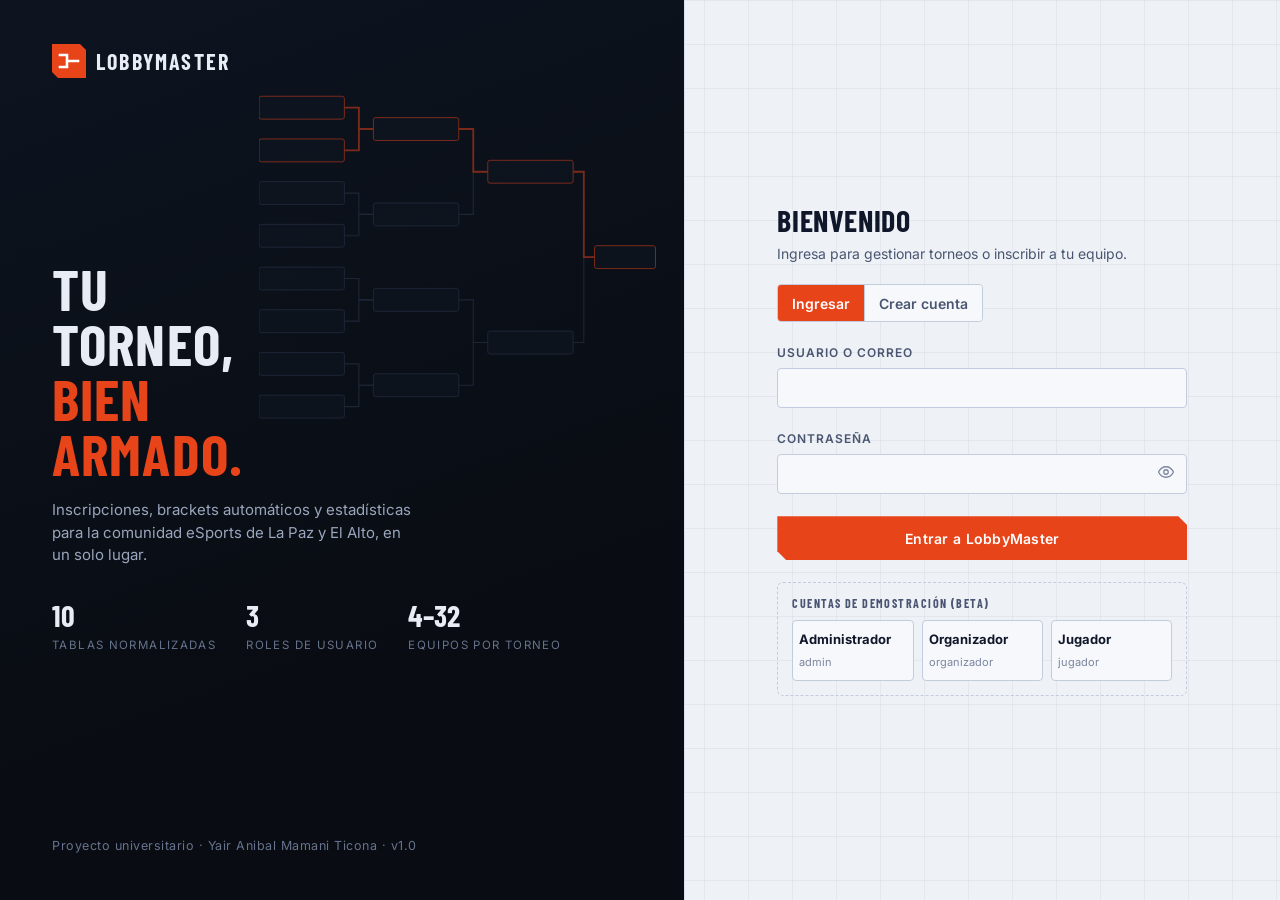
<file: index.html>
<!doctype html>
<html lang="es">
<head>
  <meta charset="utf-8">
  <meta name="viewport" content="width=device-width, initial-scale=1">
  <title>LobbyMaster · Plataforma de torneos eSports</title>
  <meta http-equiv="refresh" content="0; url=frontend/index.html">
  <link rel="canonical" href="frontend/index.html">
</head>
<body>
  <p>Abriendo LobbyMaster… Si no se abre sola, entra a <a href="frontend/index.html">frontend/index.html</a>.</p>
  <script>location.replace('frontend/index.html');</script>
</body>
</html>
</file>
<file: frontend/css/app.css>
/* LobbyMaster v1.0 · estilos · Autor: Yair Anibal Mamani Ticona */
:root {
  --bg: #090c12; --s1: #0f141d; --s2: #141b27; --s3: #1b2433; --line: #222c3f; --line2: #2f3c55;
  --tx: #e8ecf4; --tx2: #9aa6bd; --tx3: #66738c;
  --ac: #ff5a2d; --ac2: #ff7a54; --ac-soft: rgba(255, 90, 45, .12); --ac-line: rgba(255, 90, 45, .45);
  --ok: #2fcf9b; --warn: #f4b63f; --bad: #ff5468; --info: #4aa8ff;
  --ok-soft: rgba(47, 207, 155, .13); --warn-soft: rgba(244, 182, 63, .13); --bad-soft: rgba(255, 84, 104, .13); --info-soft: rgba(74, 168, 255, .13);
  --grid: rgba(255, 255, 255, .028); --shadow: 0 18px 50px rgba(0, 0, 0, .45);
  --display: 'Barlow Condensed', 'Bahnschrift', 'Arial Narrow', 'Segoe UI', sans-serif;
  --body: 'Inter', 'Segoe UI', system-ui, -apple-system, 'Helvetica Neue', Arial, sans-serif;
  --mono: 'JetBrains Mono', 'Cascadia Mono', Consolas, 'SF Mono', monospace;
}
:root[data-theme='light'] {
  --bg: #eef1f6; --s1: #ffffff; --s2: #f6f8fb; --s3: #eaeef5; --line: #dbe1ec; --line2: #c3ccdc;
  --tx: #10172a; --tx2: #4a5671; --tx3: #7a859d; --ac: #e8441a; --ac2: #f2613a; --ac-soft: rgba(232, 68, 26, .09); --ac-line: rgba(232, 68, 26, .4);
  --ok: #12a577; --warn: #b9811a; --bad: #d92c46; --info: #1f7fd6; --grid: rgba(16, 23, 42, .045); --shadow: 0 18px 40px rgba(20, 30, 60, .14);
}
* { box-sizing: border-box; }
html, body { margin: 0; height: 100%; }
body { background: var(--bg); color: var(--tx); font: 14px/1.5 var(--body); -webkit-font-smoothing: antialiased; }
body::before { content: ''; position: fixed; inset: 0; pointer-events: none; background-image: linear-gradient(var(--grid) 1px, transparent 1px), linear-gradient(90deg, var(--grid) 1px, transparent 1px); background-size: 44px 44px; z-index: 0; }
h1, h2, h3, h4 { margin: 0; font-family: var(--display); font-weight: 700; letter-spacing: .02em; text-transform: uppercase; line-height: 1.1; }
h1 { font-size: 34px; } h2 { font-size: 22px; } h3 { font-size: 17px; } h4 { font-size: 14px; color: var(--tx2); }
p { margin: 0; } a { color: var(--ac2); text-decoration: none; } a:hover { text-decoration: underline; }
button { font: inherit; color: inherit; cursor: pointer; }
:focus-visible { outline: 2px solid var(--ac); outline-offset: 2px; }
svg.ic { width: 18px; height: 18px; fill: none; stroke: currentColor; stroke-width: 1.7; stroke-linecap: round; stroke-linejoin: round; flex: none; }
.mono { font-family: var(--mono); font-size: 12.5px; } .muted { color: var(--tx2); } .dim { color: var(--tx3); } .num { font-variant-numeric: tabular-nums; }
.row { display: flex; align-items: center; gap: 10px; } .wrap { flex-wrap: wrap; } .grow { flex: 1; } .sp { margin-left: auto; }
.stack { display: flex; flex-direction: column; gap: 12px; } .mt { margin-top: 16px; } .mt2 { margin-top: 28px; }
.hidden { display: none !important; }

/* ---------- estructura ---------- */
.app { position: relative; z-index: 1; display: grid; grid-template-columns: 248px 1fr; min-height: 100vh; }
.side { position: sticky; top: 0; height: 100vh; background: var(--s1); border-right: 1px solid var(--line); display: flex; flex-direction: column; padding: 20px 14px; }
.brand { display: flex; align-items: center; gap: 10px; padding: 2px 8px 22px; }
.brand-mark { width: 34px; height: 34px; flex: none; }
.brand b { font-family: var(--display); font-size: 19px; letter-spacing: .06em; text-transform: uppercase; display: block; line-height: 1; }
.brand small { color: var(--tx3); font-size: 10.5px; letter-spacing: .14em; text-transform: uppercase; }
.nav { display: flex; flex-direction: column; gap: 2px; overflow-y: auto; }
.nav h6 { margin: 16px 10px 6px; font-size: 10.5px; letter-spacing: .16em; text-transform: uppercase; color: var(--tx3); font-weight: 600; }
.nav a { display: flex; align-items: center; gap: 12px; padding: 9px 12px; color: var(--tx2); border-radius: 4px; font-weight: 500; border-left: 2px solid transparent; }
.nav a:hover { background: var(--s2); color: var(--tx); text-decoration: none; }
.nav a.on { background: var(--ac-soft); color: var(--tx); border-left-color: var(--ac); }
.nav a.on svg { color: var(--ac); }
.nav .badge { margin-left: auto; background: var(--ac); color: #fff; font-size: 11px; font-weight: 700; border-radius: 10px; padding: 0 7px; line-height: 18px; }
.me { margin-top: auto; border-top: 1px solid var(--line); padding-top: 14px; display: flex; align-items: center; gap: 10px; }
.me .who { min-width: 0; } .me .who b { display: block; white-space: nowrap; overflow: hidden; text-overflow: ellipsis; }
.avatar { width: 34px; height: 34px; border-radius: 4px; display: grid; place-items: center; font: 700 14px var(--display); letter-spacing: .04em; color: #fff; flex: none; }
.main { min-width: 0; display: flex; flex-direction: column; }
.top { position: sticky; top: 0; z-index: 20; display: flex; align-items: center; gap: 12px; padding: 14px 32px; background: color-mix(in srgb, var(--bg) 88%, transparent); backdrop-filter: blur(8px); border-bottom: 1px solid var(--line); }
.crumbs { color: var(--tx3); font-size: 12.5px; letter-spacing: .04em; } .crumbs b { color: var(--tx); font-weight: 600; }
.page { padding: 28px 32px 56px; max-width: 1280px; width: 100%; }
.page-head { display: flex; align-items: flex-end; gap: 16px; margin-bottom: 22px; flex-wrap: wrap; }
.page-head p { color: var(--tx2); margin-top: 6px; max-width: 62ch; }
.menu-btn { display: none; }

/* ---------- componentes ---------- */
.panel { background: var(--s1); border: 1px solid var(--line); border-radius: 6px; position: relative; }
.panel > header { display: flex; align-items: center; gap: 10px; padding: 14px 18px; border-bottom: 1px solid var(--line); }
.panel > header h3 { font-size: 16px; } .panel .body { padding: 18px; }
.panel.accent::before { content: ''; position: absolute; left: -1px; top: 14px; bottom: 14px; width: 3px; background: var(--ac); }
.grid { display: grid; gap: 16px; } .g2 { grid-template-columns: repeat(2, 1fr); } .g3 { grid-template-columns: repeat(3, 1fr); } .g4 { grid-template-columns: repeat(4, 1fr); } .g-main { grid-template-columns: 1.7fr 1fr; }
.kpi { padding: 16px 18px; } .kpi .v { font: 700 38px/1 var(--display); letter-spacing: .01em; margin-top: 8px; font-variant-numeric: tabular-nums; } .kpi .l { color: var(--tx2); font-size: 12px; letter-spacing: .1em; text-transform: uppercase; display: flex; gap: 8px; align-items: center; }
.kpi .l svg { color: var(--ac); } .kpi small { color: var(--tx3); }
.btn { display: inline-flex; align-items: center; justify-content: center; gap: 8px; height: 38px; padding: 0 16px; border: 1px solid var(--line2); background: var(--s2); border-radius: 4px; font-weight: 600; letter-spacing: .02em; transition: .15s; white-space: nowrap; }
.btn:hover { background: var(--s3); border-color: var(--tx3); }
.btn.pri { background: var(--ac); border-color: var(--ac); color: #fff; clip-path: polygon(0 0, calc(100% - 9px) 0, 100% 9px, 100% 100%, 9px 100%, 0 calc(100% - 9px)); border-radius: 0; padding: 0 20px; }
.btn.pri:hover { background: var(--ac2); }
.btn.ghost { background: transparent; } .btn.danger { color: var(--bad); border-color: color-mix(in srgb, var(--bad) 45%, transparent); background: var(--bad-soft); } .btn.danger:hover { background: var(--bad); color: #fff; }
.btn.ok { color: var(--ok); border-color: color-mix(in srgb, var(--ok) 45%, transparent); background: var(--ok-soft); } .btn.ok:hover { background: var(--ok); color: #04130d; }
.btn.sm { height: 30px; padding: 0 11px; font-size: 12.5px; } .btn.icon { width: 36px; padding: 0; } .btn[disabled] { opacity: .45; pointer-events: none; }
.chip { display: inline-flex; align-items: center; gap: 6px; height: 22px; padding: 0 9px; border-radius: 3px; font-size: 11.5px; font-weight: 700; letter-spacing: .07em; text-transform: uppercase; border: 1px solid transparent; white-space: nowrap; }
.chip::before { content: ''; width: 6px; height: 6px; border-radius: 50%; background: currentColor; }
.chip.ok { color: var(--ok); background: var(--ok-soft); } .chip.warn { color: var(--warn); background: var(--warn-soft); } .chip.bad { color: var(--bad); background: var(--bad-soft); } .chip.info { color: var(--info); background: var(--info-soft); } .chip.mute { color: var(--tx2); background: var(--s3); } .chip.ac { color: var(--ac2); background: var(--ac-soft); }
.chip.plain::before { display: none; }
.tag { font-size: 11.5px; font-weight: 600; color: var(--tx2); border: 1px solid var(--line2); border-radius: 3px; padding: 1px 8px; }
.tabs { display: flex; gap: 4px; border-bottom: 1px solid var(--line); margin-bottom: 18px; overflow-x: auto; }
.tabs button { background: none; border: 0; border-bottom: 2px solid transparent; padding: 10px 16px; color: var(--tx2); font-weight: 600; letter-spacing: .03em; white-space: nowrap; display: flex; gap: 8px; align-items: center; }
.tabs button:hover { color: var(--tx); } .tabs button.on { color: var(--tx); border-bottom-color: var(--ac); }
.tbl { width: 100%; border-collapse: collapse; } .tbl th { text-align: left; font-size: 11px; letter-spacing: .12em; text-transform: uppercase; color: var(--tx3); font-weight: 600; padding: 10px 14px; border-bottom: 1px solid var(--line); background: var(--s2); position: sticky; top: 0; }
.tbl td { padding: 11px 14px; border-bottom: 1px solid var(--line); vertical-align: middle; } .tbl tr:last-child td { border-bottom: 0; } .tbl tbody tr:hover td { background: var(--s2); }
.tbl .r { text-align: right; } .tbl .c { text-align: center; } .tbl-wrap { overflow: auto; max-width: 100%; }
.badge-team { width: 30px; height: 30px; border-radius: 4px; display: grid; place-items: center; font: 700 12px var(--display); letter-spacing: .06em; color: #fff; flex: none; text-transform: uppercase; }
.badge-team.lg { width: 56px; height: 56px; font-size: 22px; border-radius: 6px; } .badge-team.sm { width: 22px; height: 22px; font-size: 9.5px; border-radius: 3px; }
.empty { text-align: center; padding: 44px 20px; color: var(--tx2); } .empty > svg { width: 38px; height: 38px; color: var(--tx3); margin-bottom: 10px; } .empty h3 { color: var(--tx); margin-bottom: 6px; }
.prog { height: 6px; background: var(--s3); border-radius: 3px; overflow: hidden; } .prog i { display: block; height: 100%; background: var(--ac); }
.list { list-style: none; margin: 0; padding: 0; } .list li { display: flex; align-items: center; gap: 12px; padding: 11px 0; border-bottom: 1px solid var(--line); } .list li:last-child { border-bottom: 0; }
.log li { align-items: flex-start; } .log .t { color: var(--tx3); font-size: 11.5px; white-space: nowrap; min-width: 92px; }
.kv { display: grid; grid-template-columns: 130px 1fr; gap: 8px 14px; } .kv dt { color: var(--tx3); font-size: 12px; text-transform: uppercase; letter-spacing: .08em; padding-top: 2px; } .kv dd { margin: 0; }
.alert { border: 1px solid var(--line2); border-left: 3px solid var(--info); background: var(--info-soft); padding: 12px 14px; border-radius: 4px; color: var(--tx); }
.alert.warn { border-left-color: var(--warn); background: var(--warn-soft); } .alert.bad { border-left-color: var(--bad); background: var(--bad-soft); } .alert.ok { border-left-color: var(--ok); background: var(--ok-soft); }

/* ---------- formularios ---------- */
.field { display: flex; flex-direction: column; gap: 6px; } .field label { font-size: 12px; font-weight: 600; letter-spacing: .08em; text-transform: uppercase; color: var(--tx2); }
.input, select.input, textarea.input { width: 100%; height: 40px; padding: 0 12px; background: var(--s2); border: 1px solid var(--line2); border-radius: 4px; color: var(--tx); font: inherit; transition: border-color .15s, box-shadow .15s; }
.input:focus { outline: none; border-color: var(--ac); box-shadow: 0 0 0 3px var(--ac-soft); } .input::placeholder { color: var(--tx3); }
.field.err .input { border-color: var(--bad); } .field .msg { color: var(--bad); font-size: 12.5px; min-height: 0; } .field .hint { color: var(--tx3); font-size: 12px; }
.form { display: flex; flex-direction: column; gap: 16px; } .two { display: grid; grid-template-columns: 1fr 1fr; gap: 14px; }
.search { position: relative; } .search svg { position: absolute; left: 11px; top: 11px; color: var(--tx3); } .search .input { padding-left: 38px; }
.seg { display: inline-flex; border: 1px solid var(--line2); border-radius: 4px; overflow: hidden; } .seg button { background: var(--s2); border: 0; padding: 0 14px; height: 36px; color: var(--tx2); font-weight: 600; } .seg button + button { border-left: 1px solid var(--line2); } .seg button.on { background: var(--ac); color: #fff; }
.pw { position: relative; } .pw button { position: absolute; right: 4px; top: 4px; height: 32px; width: 34px; background: none; border: 0; color: var(--tx3); }
.strength { height: 4px; background: var(--s3); border-radius: 2px; overflow: hidden; } .strength i { display: block; height: 100%; width: 0; transition: .2s; }

/* ---------- modal y avisos ---------- */
.overlay { position: fixed; inset: 0; z-index: 100; background: rgba(4, 7, 12, .66); display: grid; place-items: center; padding: 20px; animation: fade .15s; }
.modal { background: var(--s1); border: 1px solid var(--line2); border-radius: 8px; width: min(560px, 100%); max-height: 92vh; overflow: auto; box-shadow: var(--shadow); animation: rise .18s; }
.modal.wide { width: min(780px, 100%); } .modal > header { display: flex; align-items: center; padding: 18px 22px; border-bottom: 1px solid var(--line); } .modal > .body { padding: 22px; } .modal > footer { display: flex; gap: 10px; justify-content: flex-end; padding: 14px 22px; border-top: 1px solid var(--line); background: var(--s2); }
.toasts { position: fixed; right: 20px; bottom: 20px; z-index: 200; display: flex; flex-direction: column; gap: 10px; }
.toast { min-width: 260px; max-width: 380px; background: var(--s3); border: 1px solid var(--line2); border-left: 3px solid var(--info); padding: 12px 14px; border-radius: 4px; box-shadow: var(--shadow); display: flex; gap: 10px; animation: rise .2s; } .toast.ok { border-left-color: var(--ok); } .toast.bad { border-left-color: var(--bad); } .toast.warn { border-left-color: var(--warn); }
@keyframes fade { from { opacity: 0; } } @keyframes rise { from { opacity: 0; transform: translateY(8px); } }

/* ---------- ingreso ---------- */
.auth { position: relative; z-index: 1; min-height: 100vh; display: grid; grid-template-columns: 1.15fr 1fr; }
.auth-art { position: relative; overflow: hidden; background: linear-gradient(160deg, #0d1420 0%, #090c12 70%); border-right: 1px solid var(--line); display: flex; flex-direction: column; justify-content: space-between; padding: 44px 52px; }
.auth-art svg.lines { position: absolute; right: 28px; top: 9%; width: 58%; opacity: .5; }
.auth-art h1 { font-size: 58px; line-height: .95; max-width: 9ch; position: relative; } .auth-art h1 em { font-style: normal; color: var(--ac); }
.auth-art p { color: #9aa6bd; max-width: 40ch; margin-top: 18px; position: relative; font-size: 15px; }
.auth-art .foot { color: #66738c; font-size: 12.5px; position: relative; letter-spacing: .04em; }
.auth-art .stats { display: flex; gap: 30px; position: relative; margin-top: 30px; } .auth-art .stats b { font: 700 30px var(--display); display: block; color: #e8ecf4; } .auth-art .stats span { color: #66738c; font-size: 11.5px; text-transform: uppercase; letter-spacing: .12em; }
.auth-form { display: grid; place-items: center; padding: 36px; } .auth-card { width: min(410px, 100%); } .auth-card h2 { font-size: 30px; margin-bottom: 6px; }
.demo { margin-top: 22px; border: 1px dashed var(--line2); border-radius: 6px; padding: 14px; } .demo h4 { margin-bottom: 10px; font-size: 12px; letter-spacing: .12em; }
.demo-btns { display: grid; grid-template-columns: repeat(3, 1fr); gap: 8px; } .demo-btns button { background: var(--s2); border: 1px solid var(--line2); border-radius: 4px; padding: 9px 6px; text-align: left; } .demo-btns button:hover { border-color: var(--ac); } .demo-btns b { display: block; font-size: 13px; } .demo-btns small { color: var(--tx3); font-size: 11px; }

/* ---------- torneos ---------- */
.tcard { padding: 0; overflow: hidden; display: flex; flex-direction: column; transition: .15s; cursor: pointer; } .tcard:hover { border-color: var(--ac-line); transform: translateY(-2px); }
.tcard .cover { height: 74px; position: relative; padding: 12px 16px; display: flex; align-items: flex-start; justify-content: space-between; background-size: 22px 22px; }
.tcard .game { font: 700 13px var(--display); letter-spacing: .14em; text-transform: uppercase; color: #fff; opacity: .95; text-shadow: 0 1px 8px rgba(0,0,0,.35); }
.tcard .tb { padding: 16px; display: flex; flex-direction: column; gap: 12px; flex: 1; } .tcard h3 { font-size: 20px; }
.meta { display: flex; flex-direction: column; gap: 6px; color: var(--tx2); font-size: 13px; } .meta div { display: flex; gap: 9px; align-items: center; } .meta svg { color: var(--tx3); width: 16px; height: 16px; }
.hero { padding: 22px 24px; display: flex; gap: 22px; align-items: center; flex-wrap: wrap; overflow: hidden; }
.hero .cover-art { position: absolute; inset: 0; opacity: .16; background-size: 26px 26px; pointer-events: none; }
.hero > * { position: relative; }

/* ---------- bracket ---------- */
.bk-tools { display: flex; align-items: center; gap: 10px; margin-bottom: 12px; flex-wrap: wrap; }
.bk-view { overflow: auto; border: 1px solid var(--line); border-radius: 6px; background: var(--s1); padding: 18px 24px 26px; }
.bk-canvas { position: relative; transform-origin: 0 0; }
.bk-canvas svg.links { position: absolute; left: 0; top: 0; pointer-events: none; overflow: visible; }
.bk-rname { position: absolute; top: 0; font: 700 13px var(--display); letter-spacing: .16em; text-transform: uppercase; color: var(--tx2); display: flex; align-items: center; gap: 8px; }
.bk-rname::after { content: ''; flex: 1; height: 1px; background: var(--line); }
.mt-card { position: absolute; background: var(--s2); border: 1px solid var(--line2); border-radius: 4px; overflow: hidden; transition: border-color .12s, transform .12s; }
.mt-card.click { cursor: pointer; } .mt-card.click:hover { border-color: var(--ac); transform: translateY(-1px); }
.mt-card.ready { border-color: var(--ac-line); } .mt-card.final { border-color: var(--ac); box-shadow: 0 0 0 1px var(--ac) inset; }
.mt-id { position: absolute; right: 6px; top: -1px; font: 600 9px var(--mono); color: var(--tx3); letter-spacing: .04em; }
.slot { display: flex; align-items: center; gap: 8px; padding: 0 10px; height: 100%; } .slot + .slot { border-top: 1px solid var(--line); }
.slot .nm { flex: 1; white-space: nowrap; overflow: hidden; text-overflow: ellipsis; font-weight: 600; font-size: 13px; } .slot .sc { font: 700 15px var(--display); min-width: 22px; text-align: right; font-variant-numeric: tabular-nums; }
.slot.win { background: linear-gradient(90deg, var(--ac-soft), transparent 80%); box-shadow: inset 3px 0 0 var(--ac); } .slot.lose { color: var(--tx3); } .slot.lose .nm { font-weight: 500; } .slot.empty-s .nm { color: var(--tx3); font-weight: 500; font-style: italic; } .slot.bye .nm { color: var(--tx3); letter-spacing: .12em; font-size: 11px; font-weight: 600; }
.champ { position: absolute; border: 1px solid var(--ac); background: linear-gradient(160deg, var(--ac-soft), transparent); border-radius: 6px; padding: 14px; display: flex; flex-direction: column; align-items: center; gap: 8px; text-align: center; clip-path: polygon(0 0, calc(100% - 14px) 0, 100% 14px, 100% 100%, 14px 100%, 0 calc(100% - 14px)); }
.champ svg.cup { width: 34px; height: 34px; color: var(--ac); } .champ small { letter-spacing: .2em; text-transform: uppercase; color: var(--ac2); font-weight: 700; font-size: 10.5px; } .champ b { font: 700 19px var(--display); text-transform: uppercase; letter-spacing: .04em; line-height: 1.05; }
.score-in { display: grid; grid-template-columns: 1fr 76px; gap: 10px; align-items: center; } .score-in .input { text-align: center; font: 700 20px var(--display); height: 46px; }
.vs { display: flex; flex-direction: column; gap: 10px; }
.legend { display: flex; gap: 16px; flex-wrap: wrap; color: var(--tx2); font-size: 12.5px; } .legend i { display: inline-block; width: 12px; height: 12px; border-radius: 2px; margin-right: 6px; vertical-align: -2px; }

/* ---------- mapa y graficos ---------- */
.map { position: relative; background: var(--s2); border: 1px solid var(--line); border-radius: 6px; overflow: hidden; } .map svg { display: block; width: 100%; height: auto; }
.pin { cursor: pointer; } .pin:hover circle.core { fill: var(--ac2); }
.bars .lab { fill: var(--tx2); font: 12px var(--body); } .bars .val { fill: var(--tx); font: 700 13px var(--display); } .bars .ax { stroke: var(--line); }
.code { background: #0a0e15; color: #cdd6e6; border: 1px solid var(--line); border-radius: 6px; padding: 14px 16px; font: 12.5px/1.6 var(--mono); overflow: auto; white-space: pre; }
.code .k { color: #ff8a65; } .code .s { color: #8fd694; } .code .c { color: #66738c; }
.fd { display: grid; grid-template-columns: repeat(3, 1fr); gap: 12px; } .fd .panel .body { padding: 14px; }
.tabcard { border: 1px solid var(--line); border-radius: 6px; overflow: hidden; background: var(--s1); } .tabcard > h4 { padding: 10px 14px; background: var(--s3); font-family: var(--mono); font-size: 12.5px; text-transform: none; letter-spacing: 0; color: var(--tx); display: flex; gap: 8px; align-items: center; }
.pk { color: var(--warn); font-weight: 700; } .fk { color: var(--info); font-weight: 700; } .uq { color: var(--ok); font-weight: 700; }
.step-n { width: 30px; height: 30px; border-radius: 4px; background: var(--ac); color: #fff; display: grid; place-items: center; font: 700 15px var(--display); flex: none; }

@media (max-width: 1100px) { .g4 { grid-template-columns: repeat(2, 1fr); } .g-main, .g3 { grid-template-columns: 1fr 1fr; } .fd { grid-template-columns: 1fr 1fr; } }
@media (max-width: 900px) {
  .app { grid-template-columns: 1fr; } .side { position: fixed; z-index: 60; left: 0; width: 262px; transform: translateX(-100%); transition: .2s; } .side.open { transform: none; box-shadow: var(--shadow); }
  .menu-btn { display: inline-flex; } .top { padding: 12px 16px; } .page { padding: 20px 16px 48px; }
  .g2, .g3, .g4, .g-main, .fd, .two { grid-template-columns: 1fr; } .auth { grid-template-columns: 1fr; } .auth-art { display: none; } h1 { font-size: 28px; }
  .kv { grid-template-columns: 1fr; gap: 2px 0; } .kv dt { margin-top: 8px; }
}
@media print { body::before, .side, .top, .bk-tools, .toasts { display: none !important; } .app { display: block; } .page { padding: 0; max-width: none; } .bk-view { border: 0; overflow: visible; } :root { --bg: #fff; } }

/* ---------- Mapa propio, selector de ubicacion y estado de la nube ---------- */
.slippy { position: relative; overflow: hidden; background: var(--s2) repeating-linear-gradient(0deg, transparent 0 39px, var(--grid) 39px 40px), repeating-linear-gradient(90deg, transparent 0 39px, var(--grid) 39px 40px); border: 1px solid var(--line); border-radius: 6px; cursor: grab; touch-action: none; user-select: none; outline-offset: 2px; }
.slippy.moving { cursor: grabbing; }
.pk-map { height: 300px; } .pk-map.tall { height: 520px; }
.sl-tiles, .sl-markers { position: absolute; inset: 0; } .sl-markers { pointer-events: none; }
.sl-tiles img { position: absolute; left: 0; top: 0; width: 256px; height: 256px; max-width: none; pointer-events: none; }
.sl-tiles img.off { visibility: hidden; }
.sl-pin { position: absolute; left: 0; top: 0; pointer-events: auto; border: 0; background: none; padding: 0; width: 30px; height: 38px; margin: -38px 0 0 -15px; cursor: pointer; }
.sl-pin svg { width: 30px; height: 38px; display: block; fill: var(--info); stroke: #fff; stroke-width: 1.4; filter: drop-shadow(0 2px 3px rgba(0, 0, 0, .55)); }
.sl-pin.on svg { fill: var(--ac); width: 36px; height: 46px; margin: -8px 0 0 -3px; }
.sl-pin span { position: absolute; left: 34px; top: 4px; white-space: nowrap; background: var(--s1); color: var(--tx); border: 1px solid var(--line2); border-radius: 4px; font: 600 11.5px var(--body); padding: 2px 7px; box-shadow: 0 2px 8px rgba(0, 0, 0, .35); }
.sl-pin:hover { z-index: 3; }
.sl-ctl { position: absolute; top: 10px; right: 10px; display: flex; flex-direction: column; gap: 4px; z-index: 5; }
.sl-ctl button { width: 32px; height: 32px; border-radius: 4px; border: 1px solid var(--line2); background: var(--s1); color: var(--tx); font: 700 18px/1 var(--body); cursor: pointer; } .sl-ctl button:hover { border-color: var(--ac); }
.sl-attr { position: absolute; right: 0; bottom: 0; z-index: 5; background: rgba(255, 255, 255, .8); color: #333; font: 10.5px var(--body); padding: 1px 6px; pointer-events: none; }
.pk { display: flex; flex-direction: column; gap: 10px; } .pk > label { font-weight: 600; font-size: 13px; }
.pk-search .input { flex: 1; } .pk-tools { gap: 8px; }
.pk-hint { color: var(--tx2); font-size: 12.5px; min-height: 0; } .pk-hint:empty { display: none; } .pk-hint.bad { color: var(--bad); }
.pk-results { list-style: none; margin: 0; padding: 0; border: 1px solid var(--line); border-radius: 6px; overflow: hidden; } .pk-results[hidden] { display: none; }
.pk-results button { display: flex; gap: 8px; align-items: center; width: 100%; text-align: left; background: var(--s2); color: var(--tx); border: 0; border-bottom: 1px solid var(--line); padding: 9px 12px; font: 13px var(--body); cursor: pointer; } .pk-results button:hover { background: var(--ac-soft); } .pk-results svg { width: 16px; height: 16px; color: var(--ac); flex: none; }
.pk-status { display: flex; align-items: center; gap: 8px; flex-wrap: wrap; font-size: 13px; color: var(--tx2); padding: 9px 12px; border: 1px dashed var(--line2); border-radius: 6px; } .pk-status svg { width: 16px; height: 16px; } .pk-status.ok { border-style: solid; border-color: var(--ok); background: var(--ok-soft); color: var(--tx); }
.sync-chip { display: inline-flex; align-items: center; gap: 7px; height: 30px; padding: 0 12px; border-radius: 15px; border: 1px solid var(--line2); background: var(--s2); color: var(--tx2); font: 600 12px var(--body); cursor: pointer; } .sync-chip i { width: 8px; height: 8px; border-radius: 50%; background: var(--tx3); }
.sync-chip.ok i { background: var(--ok); } .sync-chip.wait i { background: var(--warn); animation: pulse 1s infinite; } .sync-chip.bad i { background: var(--bad); } .sync-chip.bad { border-color: var(--bad); }
@keyframes pulse { 50% { opacity: .3; } }
.splash { min-height: 100vh; display: grid; place-content: center; justify-items: center; gap: 16px; color: var(--tx2); } .spin { width: 34px; height: 34px; border: 3px solid var(--line2); border-top-color: var(--ac); border-radius: 50%; animation: giro .8s linear infinite; } @keyframes giro { to { transform: rotate(360deg); } }
@media (max-width: 640px) { .sync-chip { display: none; } .pk-map.tall { height: 340px; } }
.modal > header { position: sticky; top: 0; z-index: 3; background: var(--s1); } .modal > footer { position: sticky; bottom: 0; z-index: 3; }
.modal .pk-map { height: 260px; }
</file>
